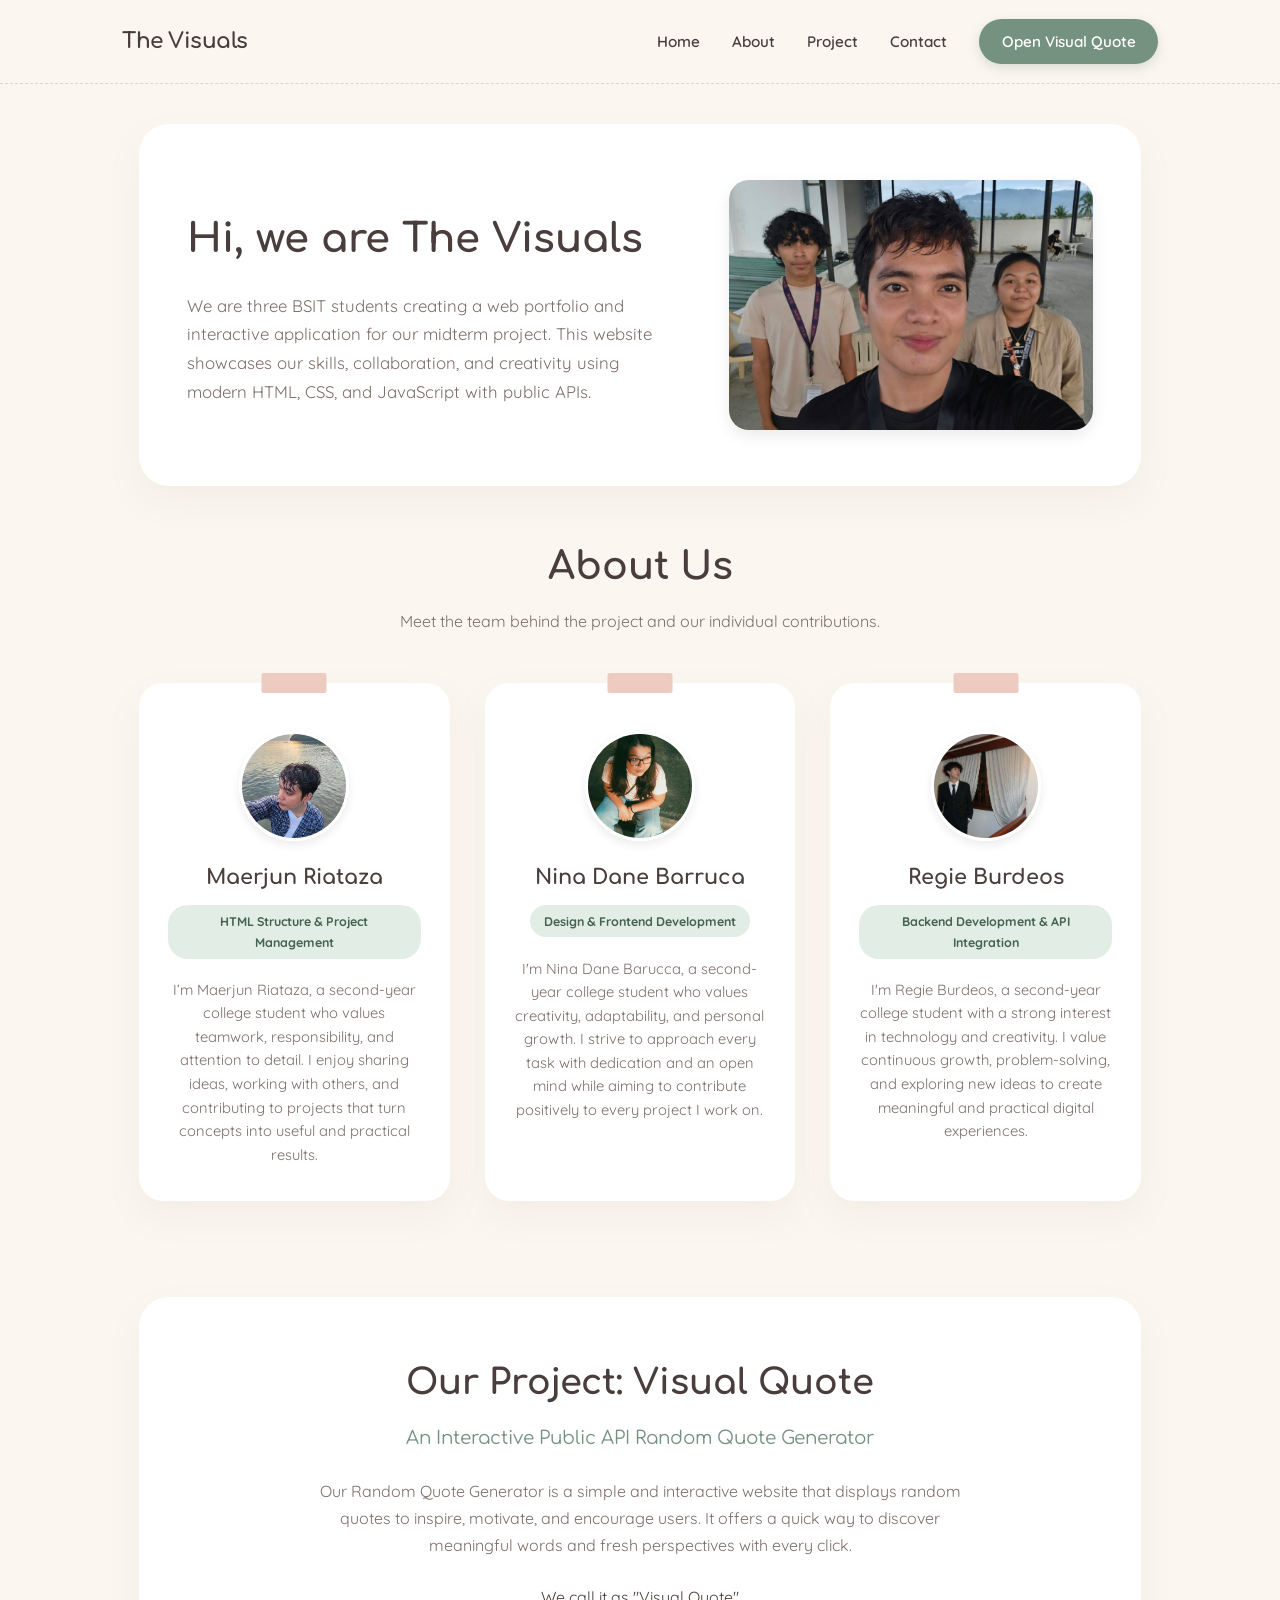
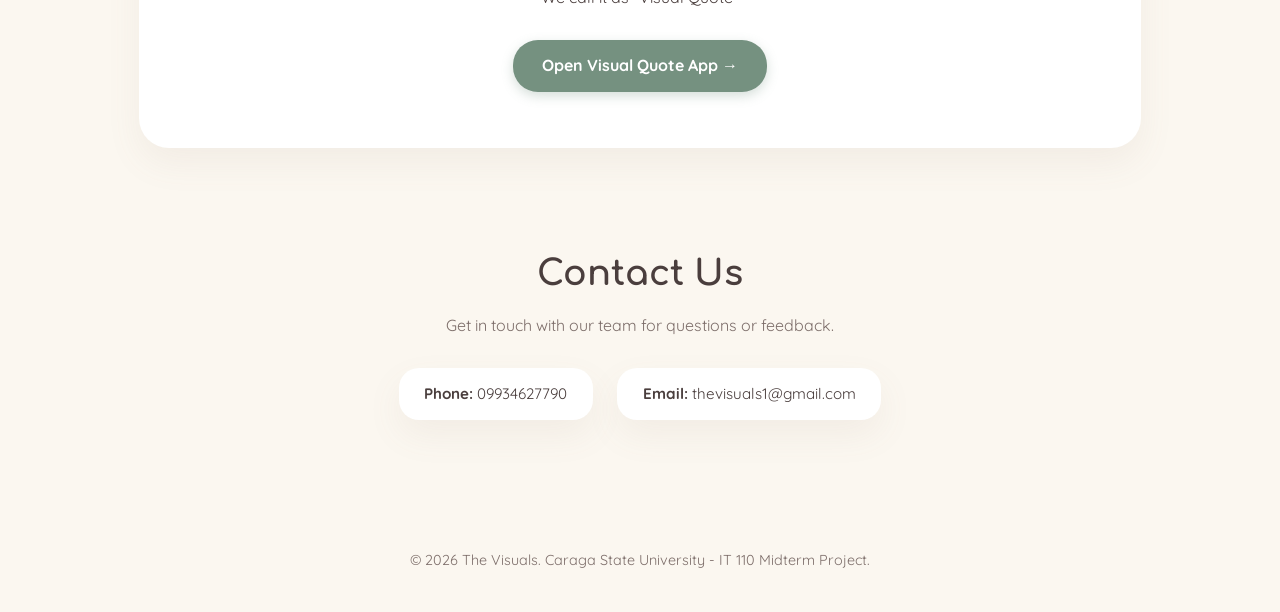
<file: index.html>
<!DOCTYPE html>
<html lang="en">
<head>
    <meta charset="UTF-8">
    <meta name="viewport" content="width=device-width, initial-scale=1.0">
    <title>VisualCoders</title>
    <meta name="description" content="students who make a team building a web application using a public API.">
    <link rel="stylesheet" href="styles.css">
</head>
<body>


<header>
    <nav class="navbar">
        <a href="#home" class="nav-brand">The Visuals</a>
        <div class="nav-links">
            <a href="#home">Home</a>
            <a href="#about">About</a>
            <a href="#projects">Project</a>
            <a href="#contact">Contact</a>
            <a href="app.html" class="nav-cta">Open Visual Quote</a>
        </div>
    </nav>
</header>

 <main>
    <section id="home" class="home-section">
        <div class="home-content">
            <h1>Hi, we are The Visuals</h1>
            <p>
                We are three BSIT students creating a web portfolio and interactive application for our midterm project. 
                This website showcases our skills, collaboration, and creativity using modern HTML, CSS, and JavaScript with public APIs.
            </p>
        </div>


        <div class="home-image">
            <img src="images/group.jpg" alt="The Visual  Team Photo">
        </div>
    </section>


    <section id="about" class="about-section">
        <div class="section-header">
            <h2>About Us</h2>
            <p>Meet the team behind the project and our individual contributions.</p>
        </div>


        <div class="team-grid">
            <article class="team-member">
                <img src="images/maer.jpg" alt="Maerjun Riataza">
                <h3>Maerjun Riataza</h3>
                <p class="role-badge">HTML Structure & Project Management</p>
                <p class="bio">
                I’m Maerjun Riataza, a second-year college student who values teamwork, responsibility, and attention to detail. I enjoy sharing ideas, working with others, and contributing to projects that turn concepts into useful and practical results.</p>   
            </article>

            <article class="team-member">
                <img src="images/ninadane.jpg" alt="Nina Dane Barruca">
                <h3>Nina Dane Barruca</h3>
                <p class="role-badge">Design & Frontend Development</p>
                <p class="bio">
                I'm Nina Dane Barucca, a second-year college student who values creativity, adaptability, and personal growth. I strive to approach every task with dedication and an open mind while aiming to contribute positively to every project I work on.</p>    
            </article>

            <article class="team-member">
                <img src="images/regie.jpg" alt="Regie Burdeos">
                <h3>Regie Burdeos</h3>
                <p class="role-badge">Backend Development & API Integration</p>
                <p class="bio">
                I'm Regie Burdeos, a second-year college student with a strong interest in technology and creativity. I value continuous growth, problem-solving, and exploring new ideas to create meaningful and practical digital experiences.</p>    
            </article>

        </div>
    </section>

    

    <section id="projects" class="project-section">
        <div class="project-card">
            <h2>Our Project: Visual Quote</h2>
            <p class="project-tagline">An Interactive Public API Random Quote Generator</p>
            <p class="project-description">
                Our Random Quote Generator is a simple and interactive website that displays random quotes to inspire, motivate, and encourage users. It offers a quick way to discover meaningful words and fresh perspectives with every click.</p>
                <p>We call it as "Visual Quote"
                </p>

            <div class="project-actions">
                <a href="app.html" class="btn-primary">Open Visual Quote App &rarr;</a>
            </div>
        </div>    
    </section>

    <section id="contact" class="contact-section">
        <h2>Contact Us</h2>
        <p>Get in touch with our team for questions or feedback.</p>
        <div class="contact-info">
            <p><strong>Phone:</strong> 09934627790</p>
            <p><strong>Email:</strong> thevisuals1@gmail.com</p>
        </div>
    </section>
</main>


<footer>
        <p>&copy; 2026 The Visuals. Caraga State University - IT 110 Midterm Project.</p>
</footer>


</body>
</html>
</file>
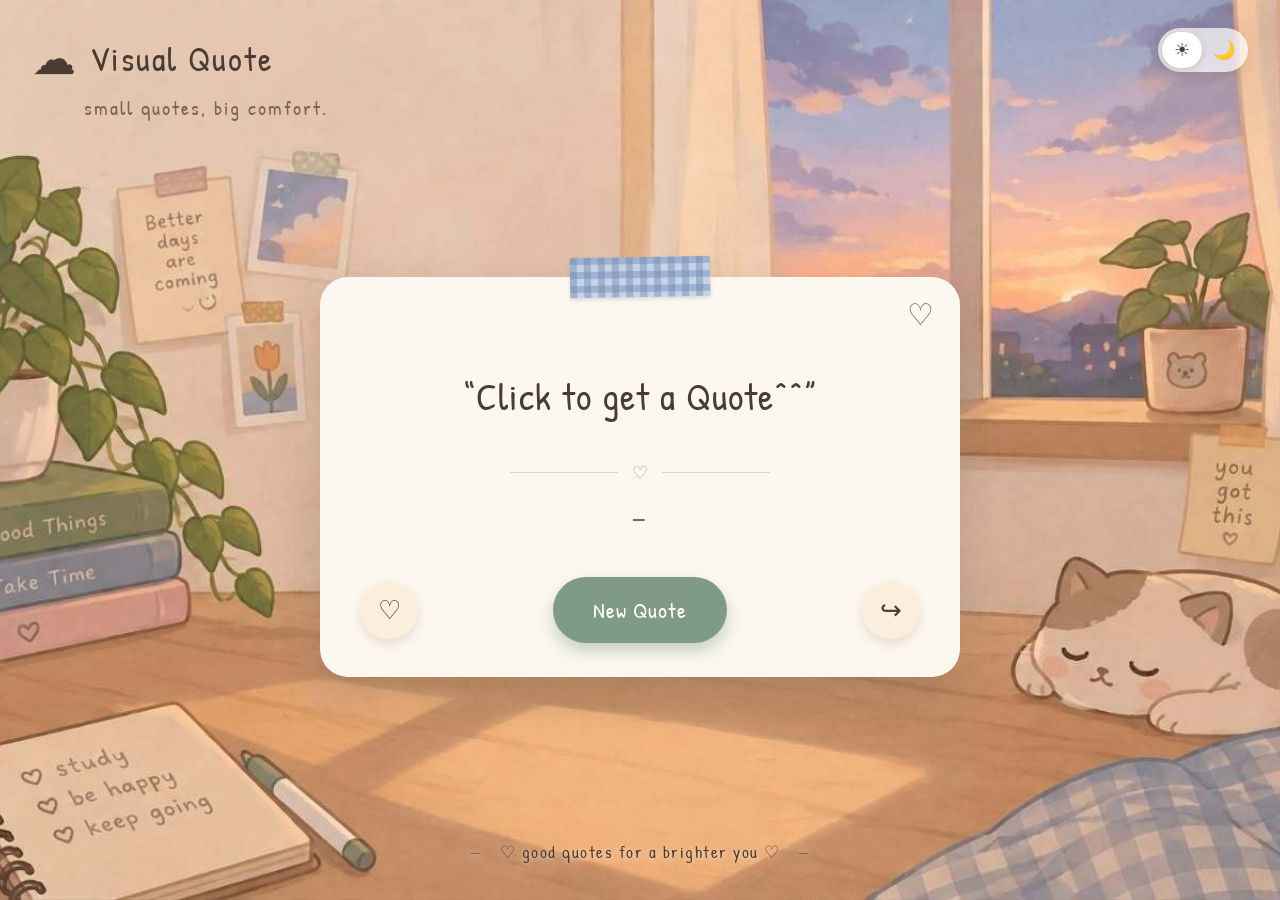
<file: app.html>
<!DOCTYPE html>
<html lang="en">
<head>
    <meta charset="UTF-8">
    <meta name="viewport" content="width=device-width, initial-scale=1.0">
    <title>Visual Quote </title>
    <link rel="stylesheet" href="styles.css">
</head>
<body class="quote-pagess">
    <header>
        <div>
            <h1>Visual Quote</h1>
            <p>small quotes, big comfort.</p>
        </div>

        <div class="theme-toggle">
            <button class="theme-btn active" id="changeimage" aria-label="Day mode">☀</button>
            <button class="theme-btn" id="changeimages" aria-label="Night mode">🌙</button>
        </div>
    </header>

    <main class="quote-card">
        <button class="heart" aria-label="Like quote">♡</button>

        <h2 id="quotetext">“Click to get a Quote^^”</h2>

        <div class="divider">♡</div>

        <p class="author" id="authors">— </p>

        <div class="buttons">
            <button class="icon-btn" aria-label="Favorite quote">♡</button>
            <button class="new-quote" id="new-quotes">New Quote</button>
            <button class="icon-btn" aria-label="Copy quote">↪</button>
        </div>
    </main>

    <footer>
        ♡ good quotes for a brighter you ♡
    </footer>

    <script src="script.js"></script>
</body>
</html>
</file>
<file: styles.css>
@import url('https://fonts.googleapis.com/css2?family=Comfortaa:wght@600;700&family=Patrick+Hand&family=Quicksand:wght@400;500;600;700&display=swap');

* {
    margin: 0;
    padding: 0;
    box-sizing: border-box;
}

.quote-pagess {
    --ink: #4a3b33;
    --ink-soft: #7a665a;
    --card: #fdf8ef;
    --sage: #7f9a85;
    --sage-dark: #6c8872;
    --cream-btn: #fbeedd;
    --line: #ddd6c6;

    min-height: 100vh;
    min-height: 100dvh;
    padding: 28px 32px;
    font-family: 'Patrick Hand', 'Comic Sans MS', cursive, sans-serif;
    color: var(--ink);
    line-height: 1.4;

    background-color: #f3dfd0;
    background-image: url("images/morning.jpg");
    background-size: cover;
    background-position: center;
    background-repeat: no-repeat;
    background-attachment: fixed;

    display: flex;
    flex-direction: column;
    align-items: center;
    justify-content: space-between;
    gap: 30px;
}

.quote-pagess.night {
    background-image: url("images/evening.jpg");
}

.quote-pagess header {
    width: 100%;
    position: static;
    background: none;
    border: none;
    display: flex;
    justify-content: space-between;
    align-items: flex-start;
}

.quote-pagess header h1 {
    font-size: clamp(22px, 3.2vw, 34px);
    font-weight: normal;
    letter-spacing: 2px;
}

.quote-pagess header h1::before {
    content: "☁";
    margin-right: 12px;
    font-size: 1.3em;
    vertical-align: -3px;
}

.quote-pagess header p {
    margin: 4px 0 0 52px;
    font-size: clamp(15px, 2vw, 20px);
    letter-spacing: 2px;
    color: var(--ink-soft);
}

.quote-pagess button {
    font-family: inherit;
    cursor: pointer;
    border: none;
}

.quote-pagess button:focus-visible {
    outline: 3px solid var(--sage);
    outline-offset: 3px;
}

.quote-pagess .theme-toggle {
    display: inline-flex;
    flex-direction: row;
    align-items: center;
    flex: none;
    gap: 2px;
    padding: 4px;
    border-radius: 999px;
    background: rgba(255, 255, 255, 0.7);
    box-shadow: 0 4px 14px rgba(120, 90, 70, 0.18);
}

.quote-pagess .theme-toggle .theme-btn {
    display: inline-flex;
    align-items: center;
    justify-content: center;
    width: 40px;
    height: 36px;
    padding: 0;
    border-radius: 999px;
    background: transparent;
    color: var(--ink);
    font-size: 18px;
    line-height: 1;
    box-shadow: none;
    transform: none;
}

.quote-pagess .theme-toggle .theme-btn:hover {
    transform: none;
}

.quote-pagess .theme-toggle .theme-btn.active {
    background: #fff;
    box-shadow: 0 2px 6px rgba(120, 90, 70, 0.2);
}

.quote-pagess .theme-toggle #night-btn.active {
    background: #5d6b8a;
    color: #fff;
}

.quote-pagess main.quote-card {
    position: relative;
    width: 100%;
    max-width: 640px;
    margin: 0;
    padding: 90px 40px 34px;
    background: var(--card);
    border-radius: 28px;
    text-align: center;
    box-shadow: 0 18px 40px rgba(110, 80, 60, 0.22);
}

.quote-pagess .quote-card::before {
    content: "";
    position: absolute;
    top: -20px;
    left: 50%;
    width: 140px;
    height: 40px;
    transform: translateX(-50%) rotate(-1deg);
    background-color: #c7d3e6;
    background-image:
        linear-gradient(90deg, rgba(110, 138, 180, 0.45) 50%, transparent 50%),
        linear-gradient(rgba(110, 138, 180, 0.45) 50%, transparent 50%);
    background-size: 14px 14px;
    box-shadow: 0 2px 4px rgba(80, 90, 120, 0.2);
}

.quote-pagess .heart {
    position: absolute;
    top: 22px;
    right: 26px;
    background: none;
    color: var(--ink-soft);
    font-size: 30px;
    line-height: 1;
    transition: transform 0.2s ease;
}

.quote-pagess .heart:hover {
    transform: scale(1.15);
}

.quote-pagess .liked {
    color: #d98a8a;
}

.quote-pagess .quote-card h2 {
    font-size: clamp(26px, 4.4vw, 38px);
    font-weight: normal;
    line-height: 1.55;
    letter-spacing: 1px;
}

.quote-pagess .divider {
    display: flex;
    align-items: center;
    gap: 14px;
    max-width: 260px;
    margin: 34px auto 0;
    color: #8fa392;
    font-size: 18px;
}

.quote-pagess .divider::before,
.quote-pagess .divider::after {
    content: "";
    flex: 1;
    height: 1px;
    background: var(--line);
}

.quote-pagess .author {
    margin-top: 18px;
    font-size: 21px;
    letter-spacing: 1.5px;
    color: var(--ink-soft);
}

.quote-pagess .buttons {
    display: flex;
    justify-content: space-between;
    align-items: center;
    gap: 16px;
    margin-top: 44px;
}

.quote-pagess .icon-btn {
    flex: none;
    width: 58px;
    height: 58px;
    border-radius: 50%;
    background: var(--cream-btn);
    color: var(--ink);
    font-size: 26px;
    box-shadow: 0 5px 12px rgba(150, 110, 80, 0.2);
    transition: transform 0.2s ease;
}

.quote-pagess .icon-btn:hover {
    transform: translateY(-3px);
}

.quote-pagess .new-quote {
    padding: 18px 40px;
    border-radius: 999px;
    background: var(--sage);
    color: #fff;
    font-size: 22px;
    letter-spacing: 1px;
    box-shadow: 0 8px 16px rgba(100, 130, 108, 0.35);
    transition: background-color 0.25s ease, transform 0.25s ease;
}

.quote-pagess .new-quote:hover {
    background: var(--sage-dark);
    transform: translateY(-3px);
}

.quote-pagess .new-quote:active {
    transform: translateY(0);
}

.quote-pagess footer {
    padding: 8px;
    text-align: center;
    font-size: 17px;
    letter-spacing: 1.5px;
    color: var(--ink);
    text-shadow: 0 1px 6px rgba(255, 244, 230, 0.8);
}

.quote-pagess footer::before,
.quote-pagess footer::after {
    content: "—";
    margin: 0 12px;
    color: var(--ink-soft);
}

@media (max-width: 600px) {
    .quote-pagess {
        padding: 18px;
        gap: 24px;
    }

    .quote-pagess header p {
        margin-left: 0;
    }

    .quote-pagess header h1::before {
        display: none;
    }

    .quote-pagess main.quote-card {
        padding: 70px 20px 26px;
    }

    .quote-pagess .buttons {
        gap: 10px;
        margin-top: 34px;
    }

    .quote-pagess .icon-btn {
        width: 46px;
        height: 46px;
        font-size: 22px;
    }

    .quote-pagess .new-quote {
        padding: 15px 22px;
        font-size: 18px;
    }

    .quote-pagess footer {
        font-size: 14px;
    }

    .quote-pagess,
    .quote-pagess.night {
        background: none;
        position: relative;
        isolation: isolate;
    }

    .quote-pagess::before,
    .quote-pagess::after {
        content: "";
        position: fixed;
        inset: 0;
        z-index: -2;
        background-repeat: no-repeat;
    }

    .quote-pagess::before {
        background-image: url("images/morning.jpg");
        background-size: cover;
        background-position: center;
        filter: blur(14px);
        transform: scale(1.1);
    }

    .quote-pagess::after {
        z-index: -1;
        background-image: url("images/morning.jpg");
        background-size: contain;
        background-position: center top;
    }

    .quote-pagess.night::before,
    .quote-pagess.night::after {
        background-image: url("images/night.jpg");
    }
}

:root {
    --bg-warm: #fbf7f0;
    --card-bg: #ffffff;
    --text-main: #4a3e3d;
    --text-muted: #7d6e6a;
    --accent-sage: #759180;
    --accent-sage-hover: #637d6d;
    --accent-peach: #eecbc0;
    --badge-bg: #e2ede6;
    --badge-text: #456350;
    --card-shadow: 0 15px 35px rgba(135, 115, 105, 0.08);
    --font-heading: 'Comfortaa', cursive, sans-serif;
    --font-body: 'Quicksand', sans-serif;
    --font-hand: 'Patrick Hand', cursive;
}

* {
    margin: 0;
    padding: 0;
    box-sizing: border-box;
}

html {
    scroll-behavior: smooth;
}

body {
    font-family: var(--font-body);
    background-color: var(--bg-warm);
    color: var(--text-main);
    line-height: 1.7;
}

header {
    width: 100%;
    background-color: var(--bg-warm);
    border-bottom: 1.5px dashed #ded4c7;
    position: sticky;
    top: 0;
    z-index: 1000;
}

.navbar {
    width: 100%;
    max-width: 1100px;
    margin: 0 auto;
    padding: 1.2rem 2rem;
    display: flex;
    justify-content: space-between;
    align-items: center;
}

.nav-brand {
    font-family: var(--font-heading);
    font-size: 1.35rem;
    font-weight: 700;
    color: var(--text-main);
    text-decoration: none;
    letter-spacing: -0.5px;
}

.nav-links {
    display: flex;
    align-items: center;
    gap: 2rem;
}

.nav-links a {
    text-decoration: none;
    color: var(--text-main);
    font-weight: 600;
    font-size: 0.95rem;
    transition: color 0.2s ease;
}

.nav-links a:hover {
    color: var(--accent-sage);
}

.nav-cta {
    background-color: var(--accent-sage) !important;
    color: #ffffff !important;
    padding: 0.6rem 1.4rem;
    border-radius: 25px;
    font-weight: 700;
    box-shadow: 0 4px 12px rgba(117, 145, 128, 0.25);
    transition: background-color 0.2s ease, transform 0.2s ease;
}

.nav-cta:hover {
    background-color: var(--accent-sage-hover) !important;
    transform: translateY(-2px);
}

main {
    max-width: 1050px;
    margin: 0 auto;
    padding: 2.5rem 1.5rem;
}

section {
    padding: 3rem 0;
}

.section-header {
    text-align: center;
    margin-bottom: 3rem;
}

.section-header h2 {
    font-family: var(--font-heading);
    font-size: 2.4rem;
    color: var(--text-main);
    margin-bottom: 0.5rem;
}

.section-header p {
    color: var(--text-muted);
    font-size: 1rem;
}

.home-section {
    background: var(--card-bg);
    border-radius: 30px;
    padding: 3.5rem 3rem;
    display: flex;
    align-items: center;
    justify-content: space-between;
    gap: 3.5rem;
    box-shadow: var(--card-shadow);
}

.home-content {
    flex: 1.2;
}

.home-content h1 {
    font-family: var(--font-heading);
    font-size: 2.5rem;
    color: var(--text-main);
    margin-bottom: 1.2rem;
}

.home-content p {
    color: var(--text-muted);
    font-size: 1.05rem;
    line-height: 1.7;
}

.home-image {
    flex: 0.9;
    display: flex;
    justify-content: center;
}

.home-image img {
    width: 100%;
    max-width: 380px;
    height: 250px;
    object-fit: cover;
    border-radius: 20px;
    box-shadow: 0 6px 16px rgba(0, 0, 0, 0.08);
}

.team-grid {
    display: grid;
    grid-template-columns: repeat(auto-fit, minmax(280px, 1fr));
    gap: 2.2rem;
}

.team-member {
    background: var(--card-bg);
    border-radius: 24px;
    padding: 3rem 1.8rem 2.2rem;
    text-align: center;
    position: relative;
    box-shadow: var(--card-shadow);
    transition: transform 0.2s ease, box-shadow 0.2s ease;
}

.team-member::before {
    content: "";
    position: absolute;
    top: -10px;
    left: 50%;
    transform: translateX(-50%);
    width: 65px;
    height: 20px;
    background-color: var(--accent-peach);
    border-radius: 2px;
}

.team-member:hover {
    transform: translateY(-4px);
    box-shadow: 0 18px 36px rgba(135, 115, 105, 0.12);
}

.team-member img {
    width: 110px;
    height: 110px;
    border-radius: 50%;
    object-fit: cover;
    margin: 0 auto 1.2rem auto;
    display: block;
    border: 3px solid #ffffff;
    box-shadow: 0 4px 10px rgba(0, 0, 0, 0.08);
}

.team-member h3 {
    font-family: var(--font-heading);
    font-size: 1.3rem;
    color: var(--text-main);
    margin-bottom: 0.6rem;
}

.role-badge {
    display: inline-block;
    background-color: var(--badge-bg);
    color: var(--badge-text);
    font-size: 0.78rem;
    font-weight: 700;
    padding: 0.35rem 0.9rem;
    border-radius: 20px;
    margin-bottom: 1.2rem;
}

.team-member .bio {
    font-size: 0.92rem;
    color: var(--text-muted);
    line-height: 1.6;
}

.project-card {
    background: var(--card-bg);
    border-radius: 30px;
    padding: 3.5rem 2.5rem;
    text-align: center;
    box-shadow: var(--card-shadow);
}

.project-card h2 {
    font-family: var(--font-heading);
    font-size: 2.2rem;
    color: var(--text-main);
    margin-bottom: 0.6rem;
}

.project-tagline {
    font-family: var(--font-heading);
    font-size: 1.15rem;
    color: var(--accent-sage);
    margin-bottom: 1.5rem;
}

.project-description {
    max-width: 650px;
    margin: 0 auto 1.5rem auto;
    color: var(--text-muted);
    font-size: 1rem;
    line-height: 1.7;
}

.project-actions {
    margin-top: 1.8rem;
}

.btn-primary {
    display: inline-block;
    background-color: var(--accent-sage);
    color: #ffffff;
    font-family: var(--font-body);
    font-weight: 700;
    font-size: 1rem;
    padding: 0.8rem 1.8rem;
    border-radius: 25px;
    text-decoration: none;
    box-shadow: 0 4px 12px rgba(117, 145, 128, 0.3);
    transition: all 0.2s ease;
}

.btn-primary:hover {
    background-color: var(--accent-sage-hover);
    transform: translateY(-2px);
}

.contact-section {
    text-align: center;
}

.contact-section h2 {
    font-family: var(--font-heading);
    font-size: 2.2rem;
    color: var(--text-main);
    margin-bottom: 0.5rem;
}

.contact-section > p {
    color: var(--text-muted);
    font-size: 1rem;
}

.contact-info {
    display: flex;
    justify-content: center;
    gap: 1.5rem;
    margin-top: 1.8rem;
    flex-wrap: wrap;
}

.contact-info p {
    background: var(--card-bg);
    padding: 0.8rem 1.6rem;
    border-radius: 20px;
    box-shadow: var(--card-shadow);
    font-size: 0.95rem;
    color: var(--text-main);
}

footer {
    text-align: center;
    padding: 2.5rem;
    color: var(--text-muted);
    font-size: 0.9rem;
}

@media (max-width: 768px) {
    .navbar {
        flex-direction: column;
        gap: 1rem;
    }

    .home-section {
        flex-direction: column-reverse;
        text-align: center;
        padding: 2.5rem 1.5rem;
        gap: 2rem;
    }
}
</file>
